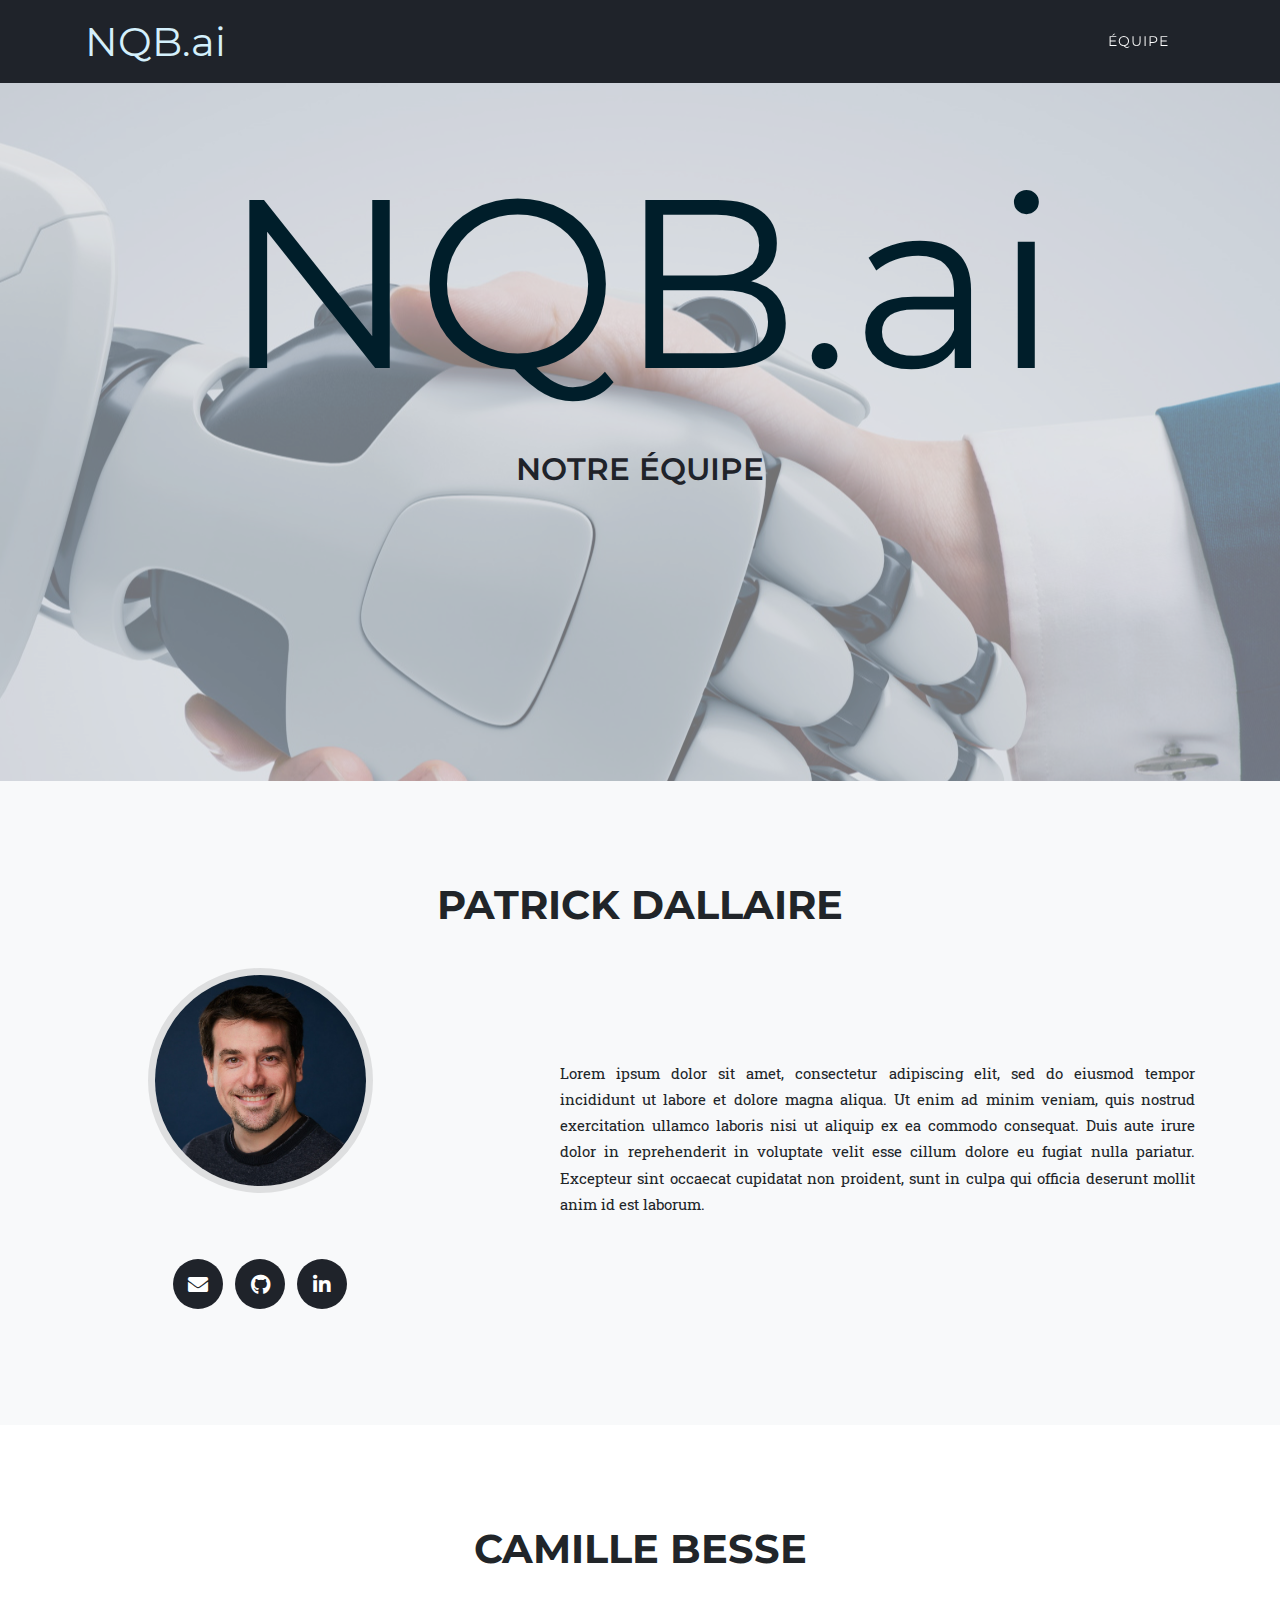
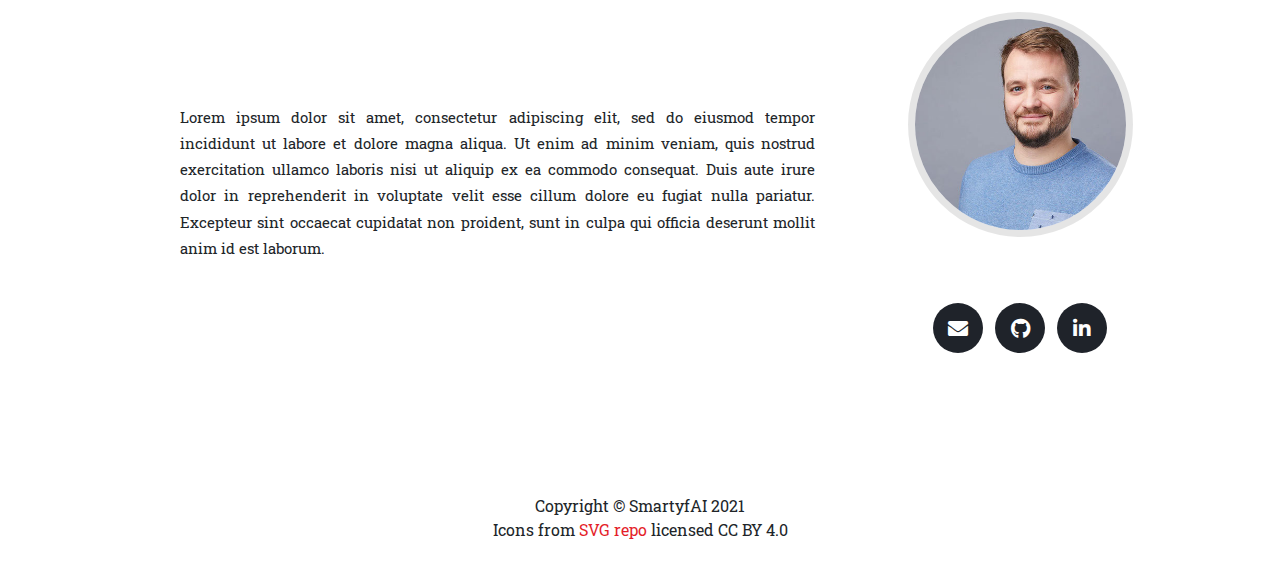
<file: team/index.html>
<!DOCTYPE html>
<html lang="en">
<head>
  <title>SmartyfAI</title>
  <link rel="shortcut icon" type="image/x-icon" href="favicon.ico" />
  <meta charset="utf-8" />
  <meta name="viewport" content="width=device-width, initial-scale=1, shrink-to-fit=no" />
  <meta
    name="description"
    content="La meilleure compagnie de consultation de Québec en intelligence artificielle. Apprentissage machine automatique, supervisé ou non-supervisé. SVM, réseaux de neurones convolutionnels (CNN) ou récurrents (RNN), méthodes bayesiennes, méthodes gaussiennes, méthodes d'ensemble, processus décisionnels, Analyse de données."
  />

  <meta property="og:title" content="SmartyfAI: L'équipe que vous voulez pour faire de l'IA chez vous" />
  <meta
    property="og:description"
    content="La meilleure compagnie de consultation de Québec en intelligence artificielle. Apprentissage machine automatique, supervisé ou non-supervisé. SVM, réseaux de neurones convolutionnels (CNN) ou récurrents (RNN), méthodes bayesiennes, méthodes gaussiennes, méthodes d'ensemble, processus décisionnels, Analyse de données."
  />
  <meta property="og:type" content="website" />
  <meta property="og:url" content="http://www.smartyfai.com/membres/" />
  <meta property="og:image" content="http://www.smartyfai.com/img/logo.svg" />

  <meta name="twitter:card" content="summary_large_image" />
  <meta name="twitter:image:src" content="http://www.smartyfai.com/img/home-slide1.jpg" />
  <meta name="twitter:title" content="SmartyfAI" />
  <meta name="twitter:description" content="SmartyfAI: L'équipe que vous voulez pour faire de l'IA chez vous" />

  <!-- Bootstrap core CSS -->
  <link href="../vendor/bootstrap/css/bootstrap.min.css" rel="stylesheet" />

  <!-- Custom fonts for this template -->
  <link href="../vendor/fontawesome-free/css/all.min.css" rel="stylesheet" type="text/css" />
  <link href="https://fonts.googleapis.com/css?family=Montserrat:400,700" rel="stylesheet" type="text/css" />
  <link href="https://fonts.googleapis.com/css?family=Kaushan+Script" rel="stylesheet" type="text/css" />
  <link
    href="https://fonts.googleapis.com/css?family=Droid+Serif:400,700,400italic,700italic"
    rel="stylesheet"
    type="text/css"
  />
  <link href="https://fonts.googleapis.com/css?family=Roboto+Slab:400,100,300,700" rel="stylesheet" type="text/css" />

  <!-- Custom styles for this template -->
  <link href="../css/smartyfai.min.css" rel="stylesheet" />
</head>

<body>
  
  <nav class="navbar navbar-expand-xl fixed-top" id="mainNav">
    <div class="container">
      <a class="navbar-brand js-scroll-trigger" href="../"><img src="../img/logo_wt.svg" class="navbar-logo"></a>
      <button class="navbar-toggler navbar-toggler-right btn-primary" type="button" data-toggle="collapse" data-target="#navbarResponsive" aria-controls="navbarResponsive" aria-expanded="false" aria-label="Toggle navigation"> Menu <i class="fas fa-bars"></i></button>
      <div class="collapse navbar-collapse" id="navbarResponsive">
        <ul class="navbar-nav text-uppercase ml-auto" id="navbarNav">
          <li class="nav-item dropdown members-list">

            <a class="nav-link dropdown-toggle" href="#" id="navbarDropdown" role="button" data-toggle="dropdown" aria-haspopup="true" aria-expanded="false">Équipe</a>
            
            <div class="dropdown-menu" aria-labelledby="navbarDropdown">
              <a class="nav-link js-scroll-trigger dropdown-item"
              href='#patrick-dallaire'>Patrick Dallaire</a>
            
              <a class="nav-link js-scroll-trigger dropdown-item"
              href='#camille-besse'>Camille Besse</a>
            </div>  
          </li>

        </ul>
      </div>
    </div>
  </nav>

    <!-- Header -->
    <header class="masthead">
      <div class="background"></div>
      <div class="veil"></div>
      <div class="container">
        <div class="page-intro-text">
          <div><img src="../img/logo.svg" style="max-width:100%;height:auto;" /></div>
          <div class="intro-lead-in text-uppercase">Notre Équipe</div>
        </div>
      </div>
    </header>

  <section class="page-section bg-light" id='patrick-dallaire'>
    <div class="container">

      <div class="row mb-4">
        <div class="col-lg-12 text-center">
          <h2 class="section-heading text-uppercase">Patrick Dallaire</h2>
        </div>
      </div>

      <div class="row align-items-center">
        <div class="col-lg-4 text-center">
          <div class="row align-items-center mb-3">
            <div class="col">
              <div class="team-member">
                <img class='mx-auto rounded-circle' src="../img/p_patrick_dallaire.jpg" alt="Patrick Dallaire">
              </div>
            </div>
          </div>

          <div class="row align-items-center">
            <div class="col mb-3">
              <ul class="list-inline social-buttons">
                <li class="list-inline-item">
                  <a href="mailto:bla"> <i class="fa fa-envelope social-button"></i></a>
                </li>
                <li class="list-inline-item">
                  <a href="https://github.com/bla" target="_blank"><i class="fab fa-github social-button"></i></a>
                </li>
                <li class="list-inline-item">
                  <a href="https://www.linkedin.com/in/bla" target="_blank"><i class="fab fa-linkedin-in social-button"></i></a>
                </li>
                
              </ul>
            </div>
          </div>
        </div>

        <div class="col-lg-1"></div>
        <div class="col-lg-7">
          <p class="text-justify">
            Lorem ipsum dolor sit amet, consectetur adipiscing elit, sed do eiusmod tempor incididunt ut labore et dolore magna aliqua. Ut enim ad minim veniam, quis nostrud exercitation ullamco laboris nisi ut aliquip ex ea commodo consequat. Duis aute irure dolor in reprehenderit in voluptate velit esse cillum dolore eu fugiat nulla pariatur. Excepteur sint occaecat cupidatat non proident, sunt in culpa qui officia deserunt mollit anim id est laborum.
          </p>
        </div>

      </div>
    </div>
  </section>

  
    

  <section class="page-section " id='camille-besse'>
    <div class="container">
      <div class="row mb-4">
        <div class="col-lg-12 text-center">
          <h2 class="section-heading text-uppercase">Camille Besse</h2>
        </div>
      </div>

      <div class="row align-items-center">

        <div class="col-lg-1"></div>
        <div class="col-lg-7">
          <p  class="text-justify">
            Lorem ipsum dolor sit amet, consectetur adipiscing elit, sed do eiusmod tempor incididunt ut labore et dolore magna aliqua. Ut enim ad minim veniam, quis nostrud exercitation ullamco laboris nisi ut aliquip ex ea commodo consequat. Duis aute irure dolor in reprehenderit in voluptate velit esse cillum dolore eu fugiat nulla pariatur. Excepteur sint occaecat cupidatat non proident, sunt in culpa qui officia deserunt mollit anim id est laborum.
          </p>
        </div>

        <div class="col-lg-4 text-center">
          <div class="row align-items-center mb-3">
            <div class="col">
              <div class="team-member">
                <img class='mx-auto rounded-circle' src="../img/p_camille_besse.jpg" alt="Camille Besse">
              </div>
            </div>
          </div>
          <div class="row align-items-center">
            <div class="col mb-3">
              <ul class="list-inline social-buttons">
                <li class="list-inline-item">
                  <a href="mailto:bla"><i class="fa fa-envelope social-button"></i></a>
                </li>
                <li class="list-inline-item">
                  <a href="https://github.com/bla" target="_blank"><i class="fab fa-github social-button"></i></a>
                </li>
                <li class="list-inline-item">
                  <a href="https://www.linkedin.com/in/bla" target="_blank"><i class="fab fa-linkedin-in social-button"></i></a>
                </li>
              </ul>
            </div>
          </div>
        </div>

      </div>
    </div>
  </section>

  <!-- Footer -->
  <footer class="footer">
    <div class="container">
      <div class="row">
        <div class="col-xl-12 text-center">
          Copyright &copy; SmartyfAI 2021 <br />
          Icons from <a href="http://www.svgrepo.com/">SVG repo</a> licensed CC BY 4.0
        </div>
      </div>
    </div>
  </footer>

  <!-- Bootstrap core JavaScript -->
  <script type="application/javascript" src="../vendor/jquery/jquery.min.js"></script>
  <script type="application/javascript" src="../vendor/bootstrap/js/bootstrap.bundle.min.js"></script>

  <!-- Plugin JavaScript -->
  <script type="application/javascript" src="../vendor/jquery-easing/jquery.easing.min.js"></script>

  <!-- Custom scripts for this template -->
  <script type="application/javascript" src="../js/smartyfai.min.js" charset="UTF-8"></script>
</body>
</html>
</file>
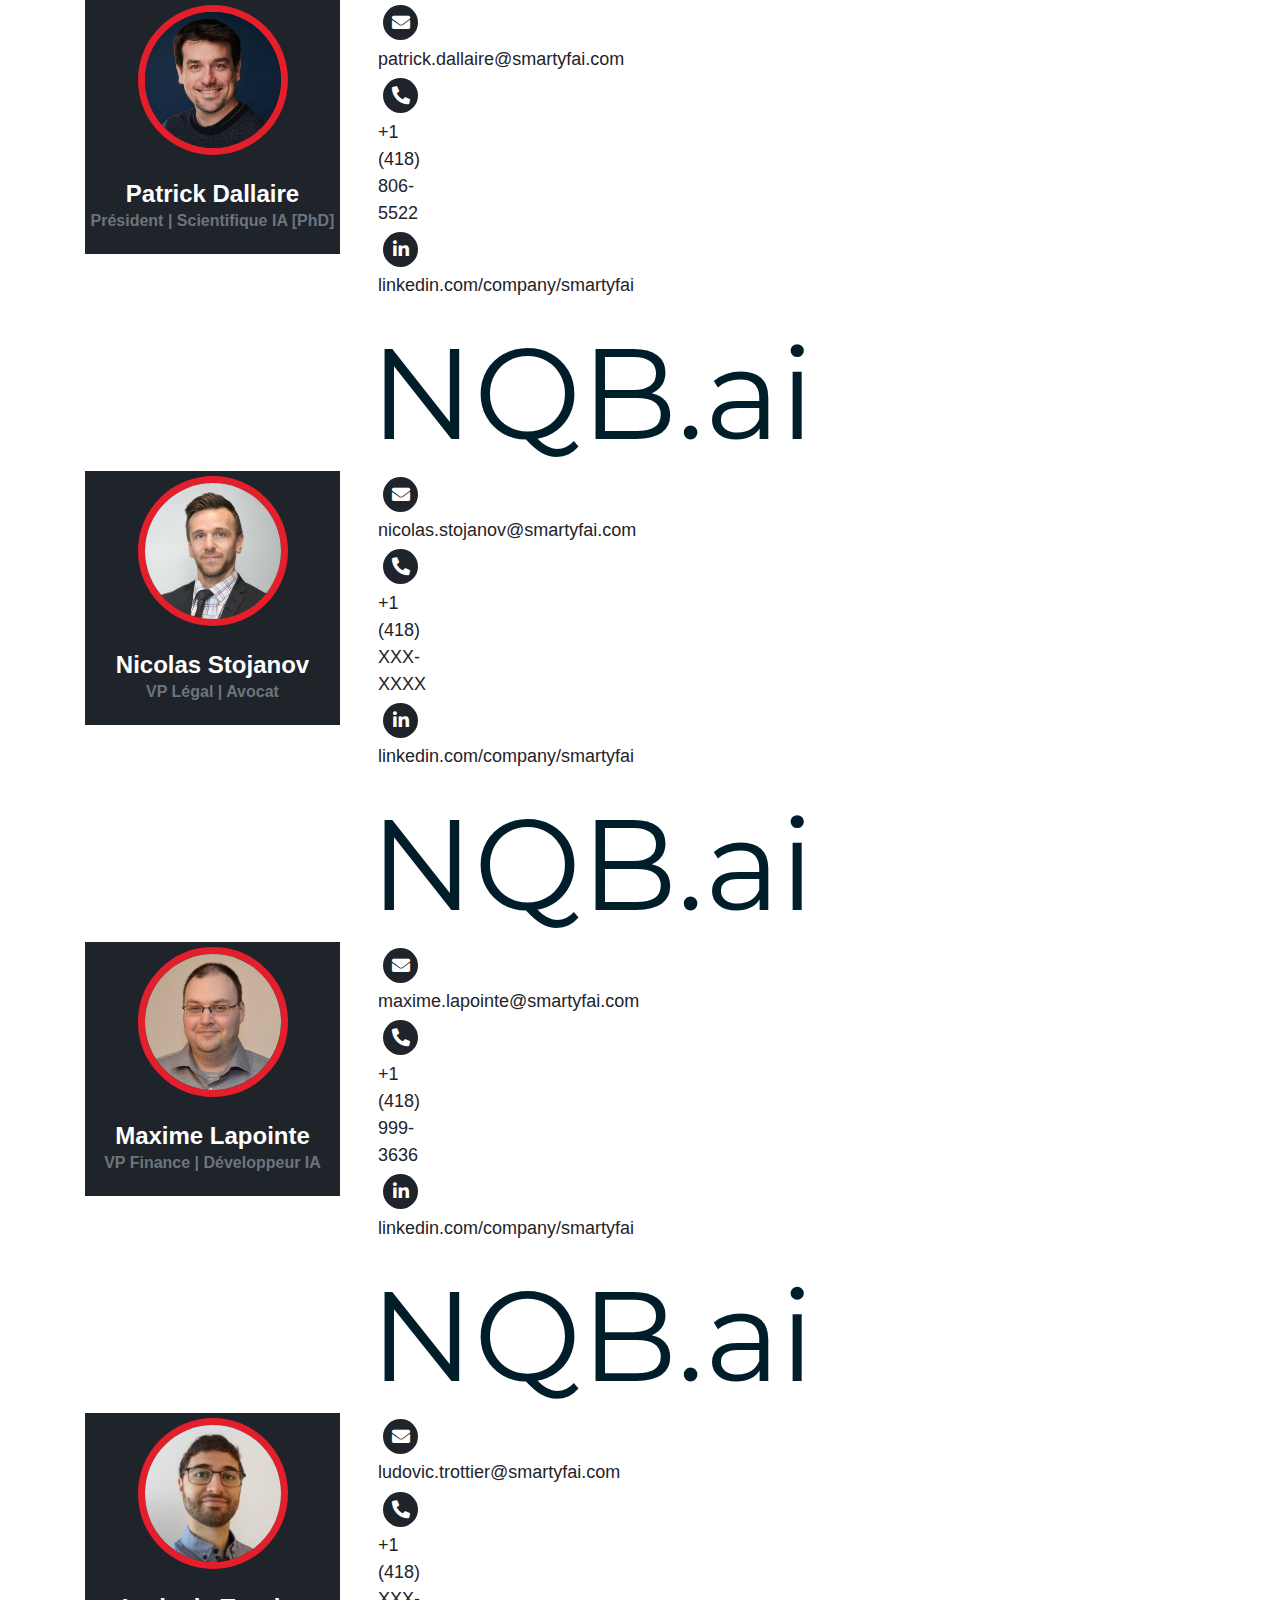
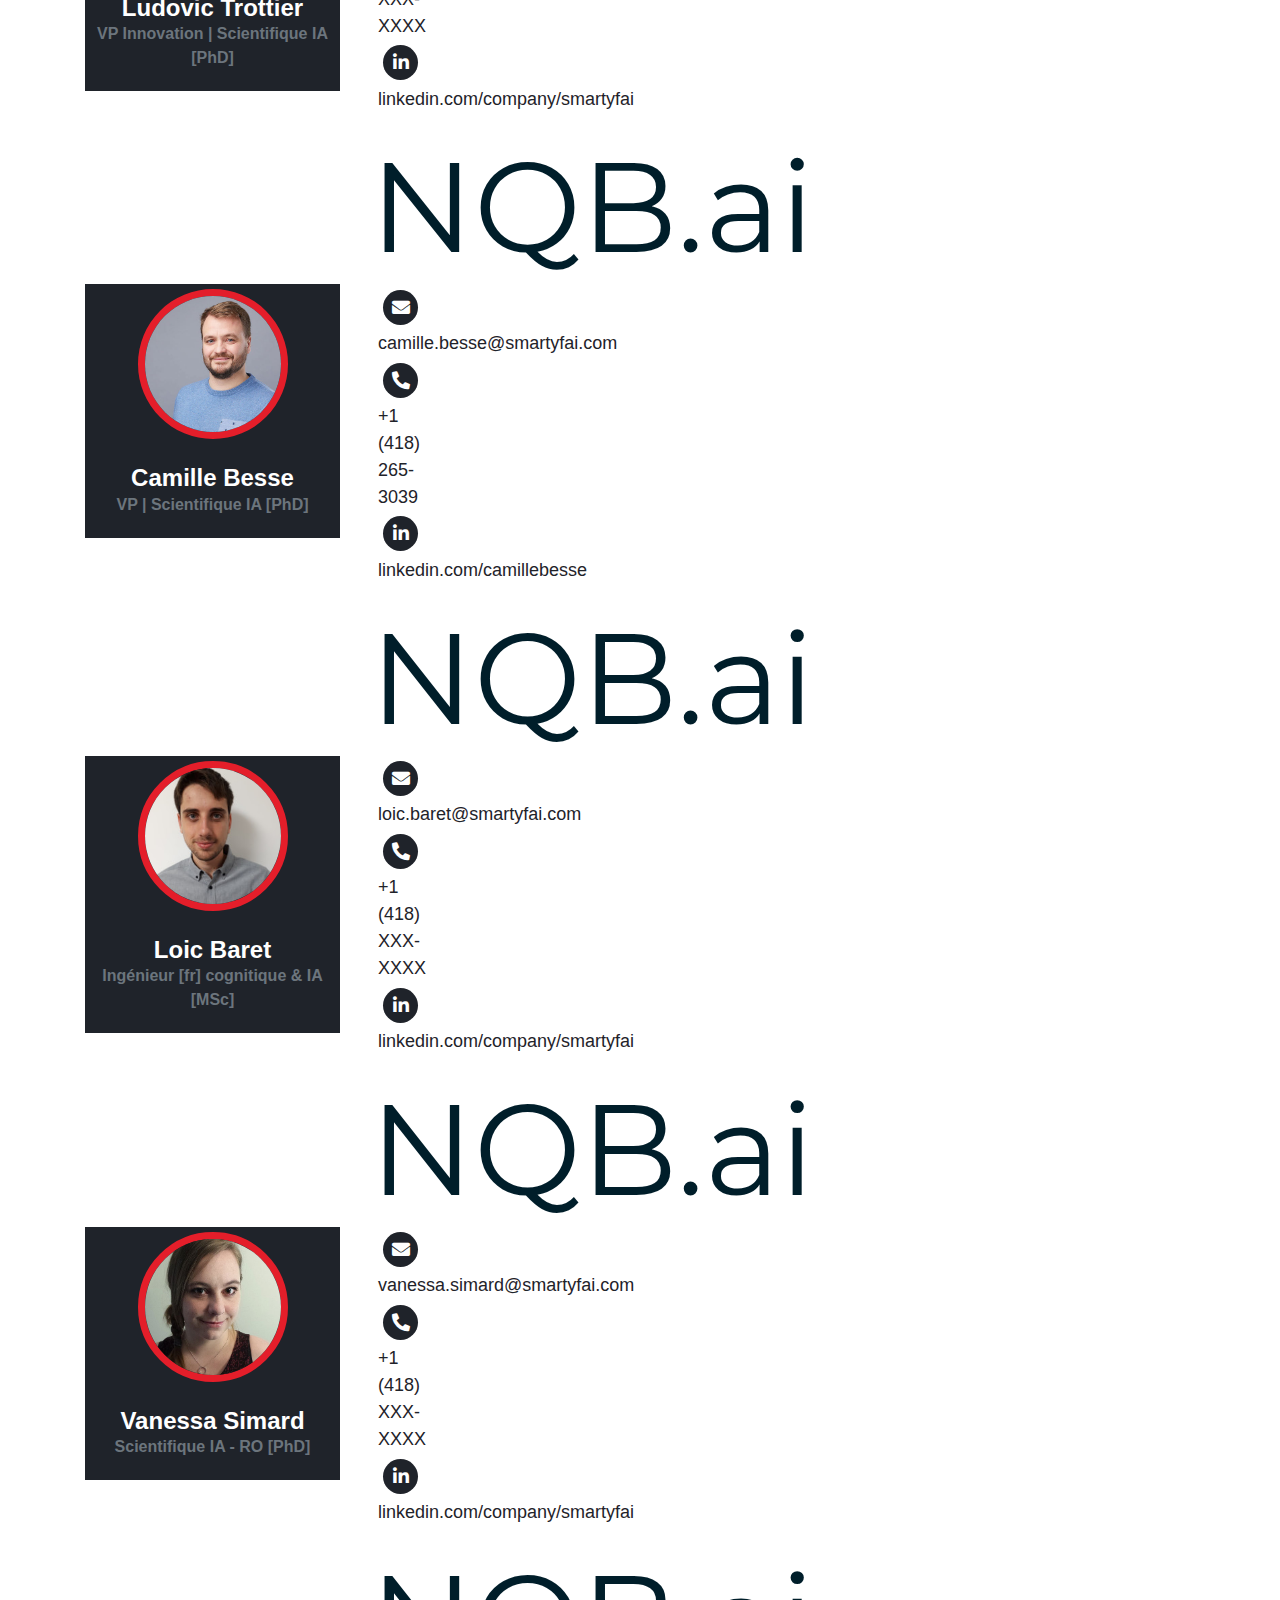
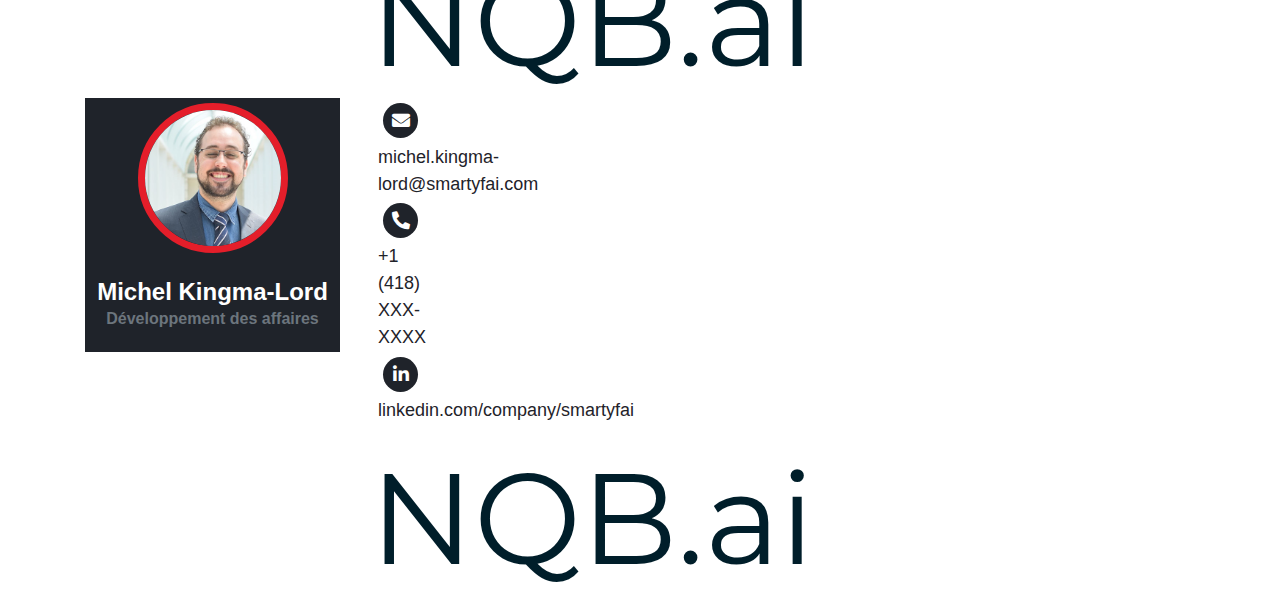
<file: sign/all.html>
<!DOCTYPE html>

<html lang="fr">
  <head>
    <meta charset="utf-8" />

    <title>Camille Besse Signature</title>
    <meta name="description" content="Camille Besse SmartyfAI Signature" />
    <meta name="author" content="Camille Besse" />

    <!-- Bootstrap core CSS -->
    <link
      href="../vendor/bootstrap/css/bootstrap.min.css"
      rel="stylesheet"
    />

    <!-- Custom fonts for this template -->
    <link
      href="../vendor/fontawesome-free/css/all.min.css"
      rel="stylesheet"
      type="text/css"
    />

    <style>
      .team-member {
        color: #fff;
        font-weight: 600;
        padding: 5px;
        margin-bottom: 50px;
        text-align: center;
        background-color: #1f232a;
      }
      .team-member img {
        width: 150px;
        border: 7px solid #e41e2a;
      }
      .team-member h4 {
        margin-top: 25px;
        margin-bottom: 0;
        font-size: x-large;
        text-transform: none;
        font-weight: 700;
      }
      .team-member p {
        margin-top: 0;
      }

      ul.social-buttons a {
        color: #1f232a;
        font-size: 18px;
        font-weight: 400;
        text-align: left !important;
        text-decoration: none;
        width: 100%;
        display: block ruby;
      }

      ul.social-buttons li i {
        color: #fff;
        font-size: 18px;
        line-height: 34px;
        display: block;
        width: 35px;
        height: 35px;
        transition: all 0.3s;
        border-radius: 100%;
        background-color: #1f232a;
        text-align: center !important;
        margin: 0.3em;
      }
      ul.social-buttons li i:active,
      ul.social-buttons li i:focus,
      ul.social-buttons li i:hover {
        background-color: #e41e2a;
      }
    </style>
  </head>

  <body>
    <div class="container">

    
      <div class="row">
        <div class="col-sm-3">
          <div class="team-member">
            <img class="mx-auto rounded-circle" src="../img/p_patrick_dallaire.jpg" alt=""/>
            <h4>Patrick Dallaire</h4>
            <p class="text-muted">Président | Scientifique IA [PhD]</p>
          </div>
        </div>
        <div class="col-sm-5">
          <ul class="fa-ul social-buttons">
            <li class="fa-li"><a href="mailto:patrick.dallaire@smartyfai.com"><i class="fa fa-envelope"></i>patrick.dallaire@smartyfai.com</a></li>
            <li class="fa-li"><a href="tel:+14188065522"><i class="fas fa-phone-alt"></i>+1 (418) 806-5522</a></li>
            <li class="fa-li"><a href="https://www.linkedin.com/company/smartyfai"><i class="fab fa-linkedin-in"></i>linkedin.com/company/smartyfai</a></li>
          </ul>
          <a href="https://www.smartyfai.com"><img width="100%" src="../img/logo.svg" alt=""/></a>
        </div>
      </div>


      <div class="row">
        <div class="col-sm-3">
          <div class="team-member">
            <img
              class="mx-auto rounded-circle"
              src="../img/p_nicolas_stojanov.jpg"
              alt=""
            />
            <h4>Nicolas Stojanov</h4>
            <p class="text-muted">VP Légal | Avocat</p>
          </div>
        </div>
        <div class="col-sm-5">
          <ul class="fa-ul social-buttons">
            <li class="fa-li"><a href="mailto:nicolas.stojanov@smartyfai.com"><i class="fa fa-envelope"></i>nicolas.stojanov@smartyfai.com</a></li>
            <li class="fa-li"><a href="tel:+1418XXXXXXX"><i class="fas fa-phone-alt"></i>+1 (418) XXX-XXXX</a></li>
            <li class="fa-li"><a href="https://www.linkedin.com/company/smartyfai"><i class="fab fa-linkedin-in"></i>linkedin.com/company/smartyfai</a></li>
          </ul>
          <a href="https://www.smartyfai.com"><img width="100%" src="../img/logo.svg" alt=""/></a>
        </div>
      </div>

      <div class="row">
        <div class="col-sm-3">
          <div class="team-member">
            <img
              class="mx-auto rounded-circle"
              src="../img/p_maxime_lapointe.jpg"
              alt=""
            />
            <h4>Maxime Lapointe</h4>
            <p class="text-muted">VP Finance | Développeur IA</p>
          </div>
        </div>
        <div class="col-sm-5">
          <ul class="fa-ul social-buttons">
            <li class="fa-li"><a href="mailto:maxime.lapointe@smartyfai.com"><i class="fa fa-envelope"></i>maxime.lapointe@smartyfai.com</a></li>
            <li class="fa-li"><a href="tel:+14189993636"><i class="fas fa-phone-alt"></i>+1 (418) 999-3636</a></li>
            <li class="fa-li"><a href="https://www.linkedin.com/company/smartyfai"><i class="fab fa-linkedin-in"></i>linkedin.com/company/smartyfai</a></li>
          </ul>
          <a href="https://www.smartyfai.com"><img width="100%" src="../img/logo.svg" alt=""/></a>
        </div>
      </div>

      <div class="row">
        <div class="col-sm-3">
          <div class="team-member">
            <img
              class="mx-auto rounded-circle"
              src="../img/p_ludovic_trottier.jpg"
              alt=""
            />
            <h4>Ludovic Trottier</h4>
            <p class="text-muted">VP Innovation | Scientifique IA [PhD]</p>
          </div>
        </div>
        <div class="col-sm-5">
          <ul class="fa-ul social-buttons">
            <li class="fa-li"><a href="mailto:ludovic.trottier@smartyfai.com"><i class="fa fa-envelope"></i>ludovic.trottier@smartyfai.com</a></li>
            <li class="fa-li"><a href="tel:+1418XXXXXXX"><i class="fas fa-phone-alt"></i>+1 (418) XXX-XXXX</a></li>
            <li class="fa-li"><a href="https://www.linkedin.com/company/smartyfai"><i class="fab fa-linkedin-in"></i>linkedin.com/company/smartyfai</a></li>
          </ul>
          <a href="https://www.smartyfai.com"><img width="100%" src="../img/logo.svg" alt=""/></a>
        </div>
      </div>

      <div class="row">
        <div class="col-sm-3">
          <div class="team-member">
            <img
              class="mx-auto rounded-circle"
              src="../img/p_camille_besse.jpg"
              alt=""
            />
            <h4>Camille Besse</h4>
            <p class="text-muted">VP | Scientifique IA [PhD]</p>
            <ul class="list-inline social-buttons">
              
            </ul>
          </div>
        </div>
        <div class="col-sm-5">
          <ul class="fa-ul social-buttons">
            <li class="fa-li"><a href="mailto:camille.besse@smartyfai.com"><i class="fa fa-envelope"></i>camille.besse@smartyfai.com</a></li>
            <li class="fa-li"><a href="tel:+14182653039"><i class="fas fa-phone-alt"></i>+1 (418) 265-3039</a></li>
            <li class="fa-li"><a href="https://www.linkedin.com/in/camillebesse"><i class="fab fa-linkedin-in"></i>linkedin.com/camillebesse</a></li>
            <!-- <li class="fa-li"><a href="https://www.linkedin.com/company/smartyfai"><i class="fab fa-linkedin-in"></i>linkedin.com/company/smartyfai</a></li> -->
          </ul>
          <a href="https://www.smartyfai.com"><img width="100%" src="../img/logo.svg" alt=""/></a>
        </div>
      </div>

      <div class="row">
        <div class="col-sm-3">
          <div class="team-member">
            <img
              class="mx-auto rounded-circle"
              src="../img/p_loic_baret.jpg"
              alt=""
            />
            <h4>Loic Baret</h4>
            <p class="text-muted">Ingénieur [fr] cognitique & IA [MSc]</p>
          </div>
        </div>
        <div class="col-sm-5">
          <ul class="fa-ul social-buttons">
            <li class="fa-li"><a href="mailto:loic.baret@smartyfai.com"><i class="fa fa-envelope"></i>loic.baret@smartyfai.com</a></li>
            <li class="fa-li"><a href="tel:+1418XXXXXXX"><i class="fas fa-phone-alt"></i>+1 (418) XXX-XXXX</a></li>
            <li class="fa-li"><a href="https://www.linkedin.com/company/smartyfai"><i class="fab fa-linkedin-in"></i>linkedin.com/company/smartyfai</a></li>
          </ul>
          <a href="https://www.smartyfai.com"><img width="100%" src="../img/logo.svg" alt=""/></a>
        </div>
      </div>


      <div class="row">
        <div class="col-sm-3">
          <div class="team-member">
            <img
              class="mx-auto rounded-circle"
              src="../img/p_vanessa_simard.jpg"
              alt=""
            />
            <h4>Vanessa Simard</h4>
            <p class="text-muted">Scientifique IA - RO [PhD]</p>
          </div>
        </div>
        <div class="col-sm-5">
          <ul class="fa-ul social-buttons">
            <li class="fa-li"><a href="mailto:vanessa.simard@smartyfai.com"><i class="fa fa-envelope"></i>vanessa.simard@smartyfai.com</a></li>
            <li class="fa-li"><a href="tel:+1418XXXXXXX"><i class="fas fa-phone-alt"></i>+1 (418) XXX-XXXX</a></li>
            <li class="fa-li"><a href="https://www.linkedin.com/company/smartyfai"><i class="fab fa-linkedin-in"></i>linkedin.com/company/smartyfai</a></li>
          </ul>
          <a href="https://www.smartyfai.com"><img width="100%" src="../img/logo.svg" alt=""/></a>
        </div>
      </div>

      <div class="row">
        <div class="col-sm-3">
          <div class="team-member">
            <img
              class="mx-auto rounded-circle"
              src="../img/p_michel_kingma-lord.jpg"
              alt=""
            />
            <h4>Michel Kingma-Lord</h4>
            <p class="text-muted">Développement des affaires</p>
          </div>
        </div>
        <div class="col-sm-5">
          <ul class="fa-ul social-buttons">
            <li class="fa-li"><a href="mailto:michel.kingma-lord@smartyfai.com"><i class="fa fa-envelope"></i>michel.kingma-lord@smartyfai.com</a></li>
            <li class="fa-li"><a href="tel:+1418XXXXXXX"><i class="fas fa-phone-alt"></i>+1 (418) XXX-XXXX</a></li>
            <li class="fa-li"><a href="https://www.linkedin.com/company/smartyfai"><i class="fab fa-linkedin-in"></i>linkedin.com/company/smartyfai</a></li>
          </ul>
          <a href="https://www.smartyfai.com"><img width="100%" src="../img/logo.svg" alt=""/></a>
        </div>
      </div>



    </div>
  </body>
</html>
</file>
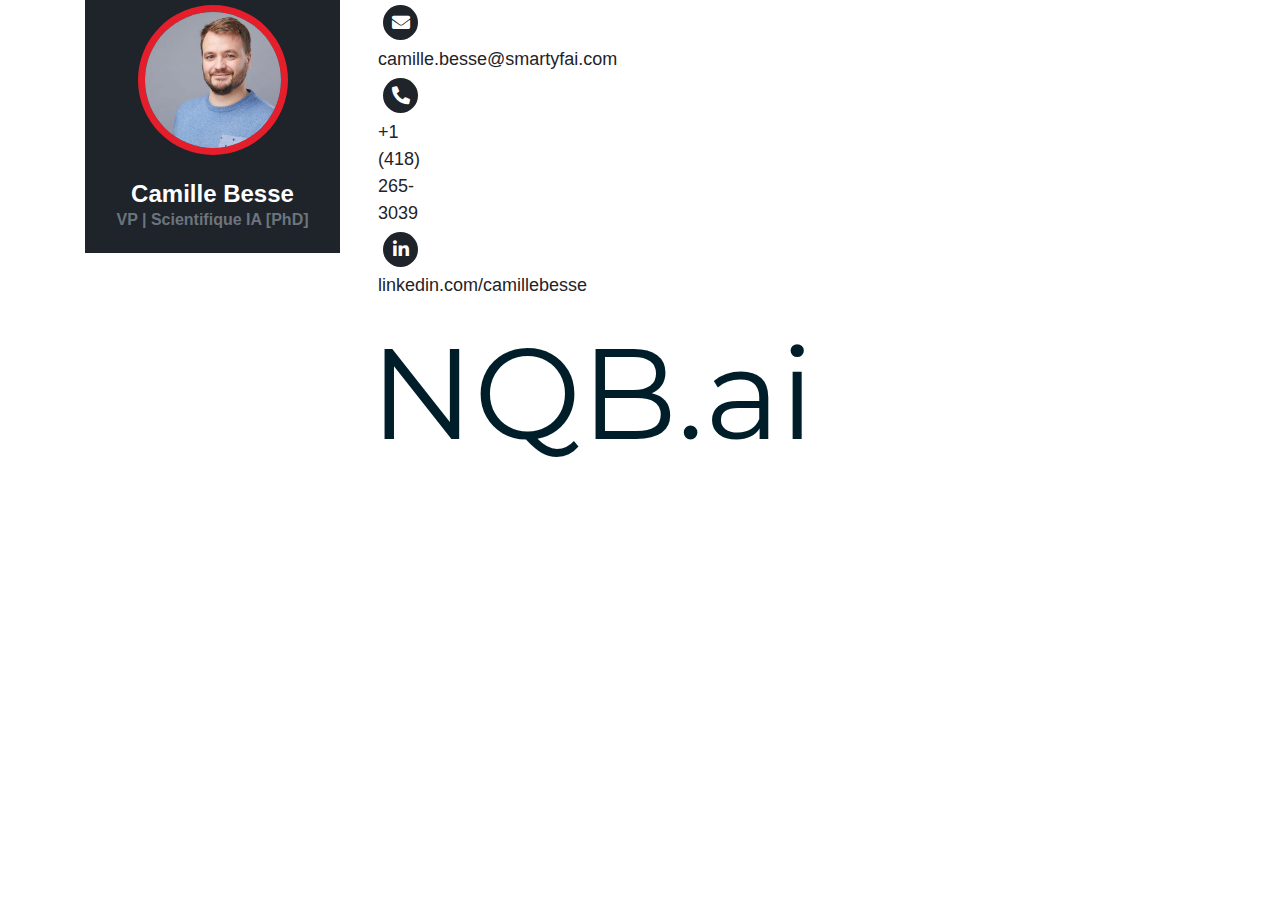
<file: sign/cbesse.html>
<!DOCTYPE html>

<html lang="fr">
  <head>
    <meta charset="utf-8" />

    <title>Camille Besse Signature</title>
    <meta name="description" content="Camille Besse SmartyfAI Signature" />
    <meta name="author" content="Camille Besse" />

    <!-- Bootstrap core CSS -->
    <link
      href="../vendor/bootstrap/css/bootstrap.min.css"
      rel="stylesheet"
    />

    <!-- Custom fonts for this template -->
    <link
      href="../vendor/fontawesome-free/css/all.min.css"
      rel="stylesheet"
      type="text/css"
    />

    <style>
      .team-member {
        color: #fff;
        font-weight: 600;
        padding: 5px;
        margin-bottom: 50px;
        text-align: center;
        background-color: #1f232a;
      }
      .team-member img {
        width: 150px;
        border: 7px solid #e41e2a;
      }
      .team-member h4 {
        margin-top: 25px;
        margin-bottom: 0;
        font-size: x-large;
        text-transform: none;
        font-weight: 700;
      }
      .team-member p {
        margin-top: 0;
      }

      ul.social-buttons a {
        color: #1f232a;
        font-size: 18px;
        font-weight: 400;
        text-align: left !important;
        text-decoration: none;
        width: 100%;
        display: block ruby;
      }

      ul.social-buttons li i {
        color: #fff;
        font-size: 18px;
        line-height: 34px;
        display: block;
        width: 35px;
        height: 35px;
        transition: all 0.3s;
        border-radius: 100%;
        background-color: #1f232a;
        text-align: center !important;
        margin: 0.3em;
      }
      ul.social-buttons li i:active,
      ul.social-buttons li i:focus,
      ul.social-buttons li i:hover {
        background-color: #e41e2a;
      }
    </style>
  </head>

  <body>
    <div class="container">


      <div class="row">
        <div class="col-sm-3">
          <div class="team-member">
            <img
              class="mx-auto rounded-circle"
              src="../img/p_camille_besse.jpg"
              alt=""
            />
            <h4>Camille Besse</h4>
            <p class="text-muted">VP | Scientifique IA [PhD]</p>
            <ul class="list-inline social-buttons">
              
            </ul>
          </div>
        </div>
        <div class="col-sm-5">
          <ul class="fa-ul social-buttons">
            <li class="fa-li"><a href="mailto:camille.besse@smartyfai.com"><i class="fa fa-envelope"></i>camille.besse@smartyfai.com</a></li>
            <li class="fa-li"><a href="tel:+14182653039"><i class="fas fa-phone-alt"></i>+1 (418) 265-3039</a></li>
            <li class="fa-li"><a href="https://www.linkedin.com/in/camillebesse"><i class="fab fa-linkedin-in"></i>linkedin.com/camillebesse</a></li>
            <!-- <li class="fa-li"><a href="https://www.linkedin.com/company/smartyfai"><i class="fab fa-linkedin-in"></i>linkedin.com/company/smartyfai</a></li> -->
          </ul>
          <a href="https://www.smartyfai.com"><img width="100%" src="../img/logo.svg" alt=""/></a>
        </div>
      </div>



    </div>
  </body>
</html>
</file>
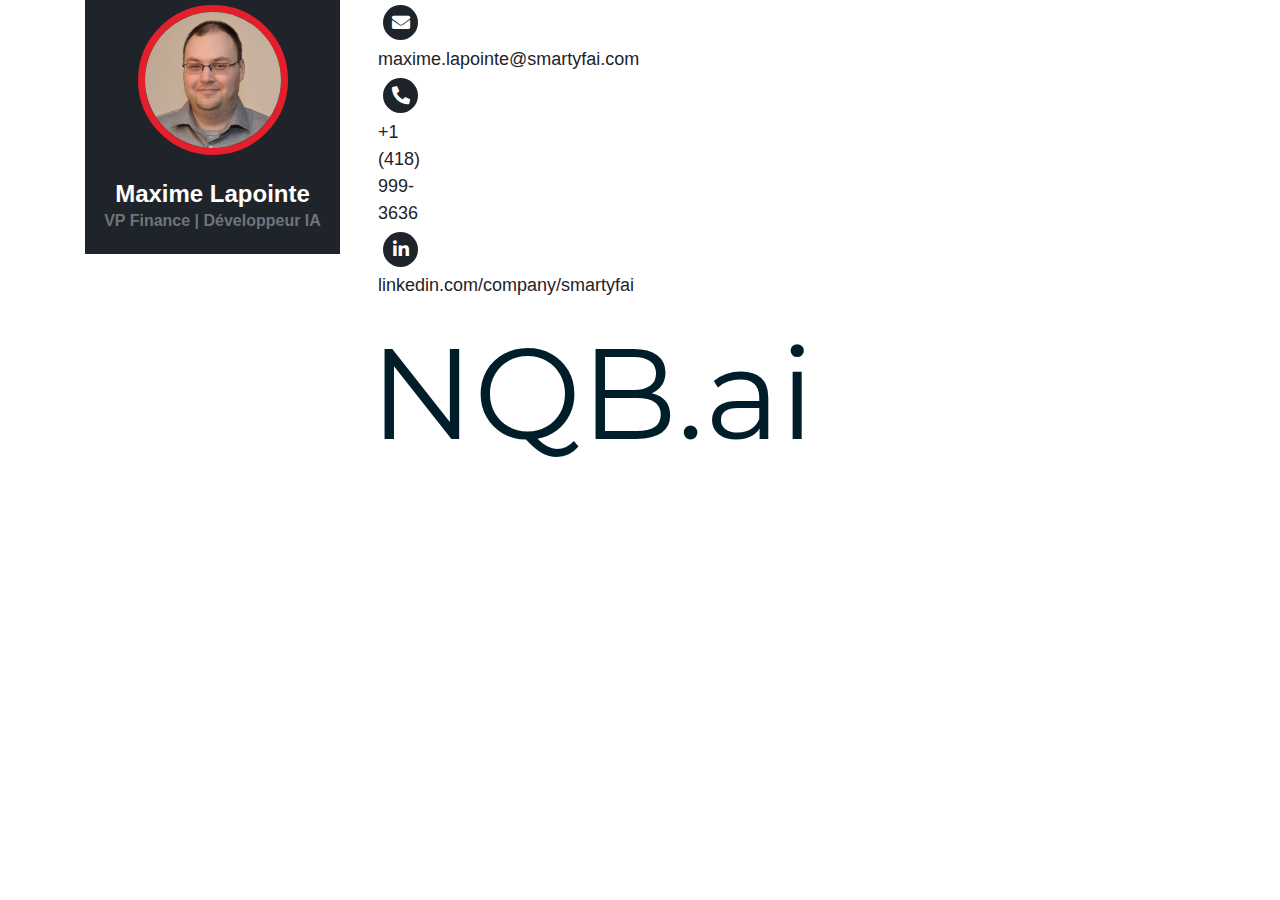
<file: sign/mlapointe.html>
<!DOCTYPE html>

<html lang="fr">
  <head>
    <meta charset="utf-8" />

    <title>Maxime Lapointe Signature</title>
    <meta name="description" content="Maxime Lapointe SmartyfAI Signature" />
    <meta name="author" content="Camille Besse" />

    <!-- Bootstrap core CSS -->
    <link
      href="../vendor/bootstrap/css/bootstrap.min.css"
      rel="stylesheet"
    />

    <!-- Custom fonts for this template -->
    <link
      href="../vendor/fontawesome-free/css/all.min.css"
      rel="stylesheet"
      type="text/css"
    />

    <style>
      .team-member {
        color: #fff;
        font-weight: 600;
        padding: 5px;
        margin-bottom: 50px;
        text-align: center;
        background-color: #1f232a;
      }
      .team-member img {
        width: 150px;
        border: 7px solid #e41e2a;
      }
      .team-member h4 {
        margin-top: 25px;
        margin-bottom: 0;
        font-size: x-large;
        text-transform: none;
        font-weight: 700;
      }
      .team-member p {
        margin-top: 0;
      }

      ul.social-buttons a {
        color: #1f232a;
        font-size: 18px;
        font-weight: 400;
        text-align: left !important;
        text-decoration: none;
        width: 100%;
        display: block ruby;
      }

      ul.social-buttons li i {
        color: #fff;
        font-size: 18px;
        line-height: 34px;
        display: block;
        width: 35px;
        height: 35px;
        transition: all 0.3s;
        border-radius: 100%;
        background-color: #1f232a;
        text-align: center !important;
        margin: 0.3em;
      }
      ul.social-buttons li i:active,
      ul.social-buttons li i:focus,
      ul.social-buttons li i:hover {
        background-color: #e41e2a;
      }
    </style>
  </head>

  <body>
    <div class="container">


      <div class="row">
        <div class="col-sm-3">
          <div class="team-member">
            <img
              class="mx-auto rounded-circle"
              src="../img/p_maxime_lapointe.jpg"
              alt=""
            />
            <h4>Maxime Lapointe</h4>
            <p class="text-muted">VP Finance | Développeur IA</p>
          </div>
        </div>
        <div class="col-sm-5">
          <ul class="fa-ul social-buttons">
            <li class="fa-li"><a href="mailto:maxime.lapointe@smartyfai.com"><i class="fa fa-envelope"></i>maxime.lapointe@smartyfai.com</a></li>
            <li class="fa-li"><a href="tel:+14189993636"><i class="fas fa-phone-alt"></i>+1 (418) 999-3636</a></li>
            <li class="fa-li"><a href="https://www.linkedin.com/company/smartyfai"><i class="fab fa-linkedin-in"></i>linkedin.com/company/smartyfai</a></li>
          </ul>
          <a href="https://www.smartyfai.com"><img width="100%" src="../img/logo.svg" alt=""/></a>
        </div>
      </div>


    </div>
  </body>
</html>
</file>
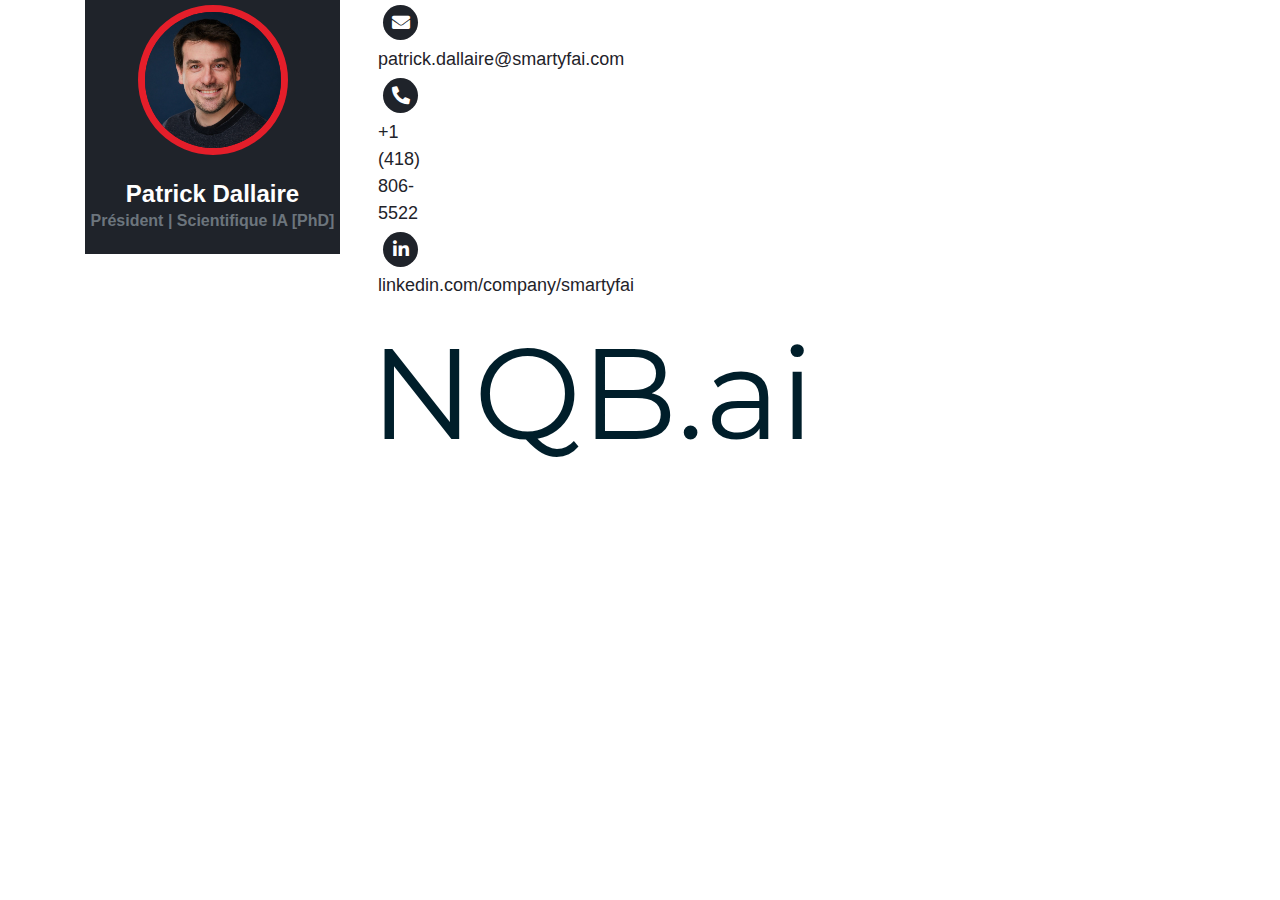
<file: sign/pdallaire.html>
<!DOCTYPE html>

<html lang="fr">
  <head>
    <meta charset="utf-8" />

    <title>Patrick Dallaire Signature</title>
    <meta name="description" content="Patrick Dallaire SmartyfAI Signature" />
    <meta name="author" content="Camille Besse" />

    <!-- Bootstrap core CSS -->
    <link
      href="../vendor/bootstrap/css/bootstrap.min.css"
      rel="stylesheet"
    />

    <!-- Custom fonts for this template -->
    <link
      href="../vendor/fontawesome-free/css/all.min.css"
      rel="stylesheet"
      type="text/css"
    />

    <style>
      .team-member {
        color: #fff;
        font-weight: 600;
        padding: 5px;
        margin-bottom: 50px;
        text-align: center;
        background-color: #1f232a;
      }
      .team-member img {
        width: 150px;
        border: 7px solid #e41e2a;
      }
      .team-member h4 {
        margin-top: 25px;
        margin-bottom: 0;
        font-size: x-large;
        text-transform: none;
        font-weight: 700;
      }
      .team-member p {
        margin-top: 0;
      }

      ul.social-buttons a {
        color: #1f232a;
        font-size: 18px;
        font-weight: 400;
        text-align: left !important;
        text-decoration: none;
        width: 100%;
        display: block ruby;
      }

      ul.social-buttons li i {
        color: #fff;
        font-size: 18px;
        line-height: 34px;
        display: block;
        width: 35px;
        height: 35px;
        transition: all 0.3s;
        border-radius: 100%;
        background-color: #1f232a;
        text-align: center !important;
        margin: 0.3em;
      }
      ul.social-buttons li i:active,
      ul.social-buttons li i:focus,
      ul.social-buttons li i:hover {
        background-color: #e41e2a;
      }
    </style>
  </head>

  <body>
    <div class="container">


      <div class="row">
        <div class="col-sm-3">
          <div class="team-member">
            <img class="mx-auto rounded-circle" src="../img/p_patrick_dallaire.jpg" alt=""/>
            <h4>Patrick Dallaire</h4>
            <p class="text-muted">Président | Scientifique IA [PhD]</p>
          </div>
        </div>
        <div class="col-sm-5">
          <ul class="fa-ul social-buttons">
            <li class="fa-li"><a href="mailto:patrick.dallaire@smartyfai.com"><i class="fa fa-envelope"></i>patrick.dallaire@smartyfai.com</a></li>
            <li class="fa-li"><a href="tel:+14188065522"><i class="fas fa-phone-alt"></i>+1 (418) 806-5522</a></li>
            <li class="fa-li"><a href="https://www.linkedin.com/company/smartyfai"><i class="fab fa-linkedin-in"></i>linkedin.com/company/smartyfai</a></li>
          </ul>
          <a href="https://www.smartyfai.com"><img width="100%" src="../img/logo.svg" alt=""/></a>
        </div>
      </div>


    </div>
  </body>
</html>
</file>
<file: css/smartyfai.min.css>
/*!
 * SmartyfAI 
 * Copyright 2019-2019 SmartyfAI
 */
body {
  overflow-x: hidden;
  font-family: "Roboto Slab", -apple-system, BlinkMacSystemFont, "Segoe UI", Roboto, "Helvetica Neue", Arial, sans-serif,
    "Apple Color Emoji", "Segoe UI Emoji", "Segoe UI Symbol", "Noto Color Emoji";
}
p {
  line-height: 1.75;
  font-size: 15px;
}
a {
  color: #e41e2a;
}
a:hover {
  color: #c81e2a;
}
.text-primary {
  color: #e41e2a !important;
}

.text-secondary {
  color: #1f232a !important;
}

h1,
h2,
h3,
h4,
h5,
h6 {
  font-weight: 700;
  font-family: Montserrat, -apple-system, BlinkMacSystemFont, "Segoe UI", Roboto, "Helvetica Neue", Arial, sans-serif,
    "Apple Color Emoji", "Segoe UI Emoji", "Segoe UI Symbol", "Noto Color Emoji";
}
.page-section {
  padding: 100px 0;
}
.page-section h2.section-heading {
  font-size: 40px;
  margin-top: 0;
  margin-bottom: 15px;
}
.page-section h3.section-subheading {
  font-size: 16px;
  font-weight: 400;
  margin-bottom: 75px;
  text-transform: none;
  font-family: "Droid Serif", -apple-system, BlinkMacSystemFont, "Segoe UI", Roboto, "Helvetica Neue", Arial, sans-serif,
    "Apple Color Emoji", "Segoe UI Emoji", "Segoe UI Symbol", "Noto Color Emoji";
}
@media (min-width: 768px) {
  section {
    padding: 150px 0;
  }
}

.sep {
  background-color: #e41e2a;
  height: 5px;
  padding: 0;
}

::-moz-selection {
  background: #e41e2a;
  text-shadow: none;
}
::selection {
  background: #e41e2a;
  text-shadow: none;
}
img::-moz-selection {
  background: 0 0;
}
img::selection {
  background: 0 0;
}
img::-moz-selection {
  background: 0 0;
}

img.stack{
  width: 60px;
  line-height: 1.7em;
}

.btn {
  font-family: Montserrat, -apple-system, BlinkMacSystemFont, "Segoe UI", Roboto, "Helvetica Neue", Arial, sans-serif,
    "Apple Color Emoji", "Segoe UI Emoji", "Segoe UI Symbol", "Noto Color Emoji";
  font-weight: 700;
}
.btn-xl {
  font-size: 18px;
  padding: 20px 40px;
}
.btn-primary {
  background-color: #e41e2a;
  border-color: #e41e2a;
}

.btn-primary:active,
.btn-primary:focus,
.btn-primary:hover {
  background-color: #c81e2a !important;
  border-color: #c81e2a !important;
  color: #fff;
}
.btn-primary:active,
.btn-primary:focus {
  box-shadow: 0 0 0 0.2rem rgba(254, 55, 55, 0.5) !important;
}

.btn-secondary{
  background-color: #1f232a;
  border-color: #1f232a;
}

.btn-secondary:active,
.btn-secondary:focus,
.btn-secondary:hover {
  background-color: #001e2a !important;
  border-color: #001e2a !important;
  color: #fff;
}
.btn-secondary:active,
.btn-secondary:focus {
  box-shadow: 0 0 0 0.2rem rgba(254, 55, 55, 0.5) !important;
}


#mainNav {
  background-color: #1f232a;
}

#mainNav .navbar-logo {
  height: 1.75em;
}
#mainNav .navbar-toggler {
  font-size: 12px;
  right: 0;
  padding: 13px;
  text-transform: uppercase;
  color: #fff;
  border: 0;
  background-color: #e41e2a;
  font-family: Montserrat, -apple-system, BlinkMacSystemFont, "Segoe UI", Roboto, "Helvetica Neue", Arial, sans-serif,
    "Apple Color Emoji", "Segoe UI Emoji", "Segoe UI Symbol", "Noto Color Emoji";
}
#mainNav .navbar-brand {
  color: #e41e2a;
  font-family: "Kaushan Script", -apple-system, BlinkMacSystemFont, "Segoe UI", Roboto, "Helvetica Neue", Arial,
    sans-serif, "Apple Color Emoji", "Segoe UI Emoji", "Segoe UI Symbol", "Noto Color Emoji";
}
#mainNav .navbar-brand.active,
#mainNav .navbar-brand:active,
#mainNav .navbar-brand:focus,
#mainNav .navbar-brand:hover {
  color: #c81e2a;
}
#mainNav .navbar-nav .nav-item .nav-link {
  font-size: 90%;
  font-weight: 400;
  padding: 0.75em 0;
  letter-spacing: 1px;
  color: #fff;
  font-family: Montserrat, -apple-system, BlinkMacSystemFont, "Segoe UI", Roboto, "Helvetica Neue", Arial, sans-serif,
    "Apple Color Emoji", "Segoe UI Emoji", "Segoe UI Symbol", "Noto Color Emoji";
}
#mainNav .navbar-nav .nav-item .nav-link.active,
#mainNav .navbar-nav .nav-item .nav-link:hover {
  color: #e41e2a;
}
@media (min-width: 992px) {
  #mainNav {
    padding-top: 12px;
    padding-bottom: 12px;
    transition: padding-top 0.3s, padding-bottom 0.3s;
    border: none;
    /* background-color: transparent; */
    background-color: #1f232a;
  }
  #mainNav .navbar-brand {
    font-size: 1.75em;
    transition: all 0.3s;
  }
  #mainNav .navbar-nav .nav-item .nav-link {
    padding: 1.1em 1em !important;
  }
  #mainNav.navbar-shrink {
    padding-top: 0;
    padding-bottom: 0;
  }
  #mainNav.navbar-shrink .navbar-brand {
    font-size: 1.25em;
    padding: 12px 0;
  }
}


#mainNav .navbar-nav .nav-item .nav-link {
  color: transparent;
  background-color: #fff;
  background-size: 300% 100%;
  background-position: 100% 0;
  background-clip: text;
  -webkit-background-clip: text;
  font-family: 'Roboto', 'Montserrat', -apple-system, BlinkMacSystemFont,
    'Segoe UI', Roboto, 'Helvetica Neue', Arial, sans-serif, 'Apple Color Emoji',
    'Segoe UI Emoji', 'Segoe UI Symbol', 'Noto Color Emoji';
}
#mainNav .navbar-nav .nav-item .nav-link:hover {
  background-color: #e41e2a;
  background-position: 0 0;
  transition: background-position 0.4s ease-in-out;
}
#mainNav .navbar-nav .nav-item .nav-link.active {
  background-color: #c81e2a;
  background-image: none;
}
#mainNav.navbar-shrink {
  background-color: #1f232a;
}
#mainNav .navbar-logo {
  height: 1.75em;
}




header.masthead {
  text-align: center;
  color: #1f232a;
  background-repeat: no-repeat;
  background-attachment: scroll;
  background-position: center center;
  background-size: cover;
}
header.masthead .background {
  background-image: url(../img/home-slide1.jpg);
  background-color: #e0dcd5;
  background-repeat: no-repeat;
  background-attachment: scroll;
  background-position: center center;
  background-size: auto;
  position: absolute;
  left: 0;
  right: 0;
  z-index: -1;
  width: auto;
  height: 100%;
  -webkit-filter: brightness(100%);
  -moz-filter: brightness(100%);
  -o-filter: brightness(100%);
  -ms-filter: brightness(100%);
  filter: brightness(100%);
  opacity: 0.5;
}

header.masthead .veil {
  position: absolute;
  z-index: -1;
  top: 0;
  width: 100%;
  height: 100%;
  background-color: black;
  opacity: 0.1;
}

header.masthead .intro-text {
  padding-top: 15vh;
  padding-bottom: 30vh;
  height: 100%;
}
header.masthead .intro-text .intro-lead-in {
  font-size: calc(12px + 1.5vw);
  font-weight: 600;
  margin-top: 2vh;
  margin-bottom: 12vh;
  font-family: Montserrat, -apple-system, BlinkMacSystemFont, "Segoe UI", Roboto, "Helvetica Neue", Arial, sans-serif,
    "Apple Color Emoji", "Segoe UI Emoji", "Segoe UI Symbol", "Noto Color Emoji";
}
header.masthead .intro-text .intro-heading {
  font-size: 4em;
  font-weight: 700;
  line-height: 4em;
  margin-top: 10vh;
  font-family: Montserrat, -apple-system, BlinkMacSystemFont, "Segoe UI", Roboto, "Helvetica Neue", Arial, sans-serif,
    "Apple Color Emoji", "Segoe UI Emoji", "Segoe UI Symbol", "Noto Color Emoji";
}

header.masthead .page-intro-text {
  padding-top: 15vh;
  padding-bottom: 30vh;
  height: 100%;
}
header.masthead .page-intro-text .intro-lead-in {
  font-size: calc(12px + 1.5vw);
  font-weight: 600;
  margin-top: 2vh;
  margin-bottom: 2vh;
  font-family: Montserrat, -apple-system, BlinkMacSystemFont, "Segoe UI", Roboto, "Helvetica Neue", Arial, sans-serif,
    "Apple Color Emoji", "Segoe UI Emoji", "Segoe UI Symbol", "Noto Color Emoji";
}
header.masthead .page-intro-text .intro-heading {
  font-size: 4em;
  font-weight: 700;
  line-height: 4em;
  margin-bottom: 30vh;
  font-family: Montserrat, -apple-system, BlinkMacSystemFont, "Segoe UI", Roboto, "Helvetica Neue", Arial, sans-serif,
    "Apple Color Emoji", "Segoe UI Emoji", "Segoe UI Symbol", "Noto Color Emoji";
}


.service-heading {
  margin: 15px 0;
  text-transform: none;
}

.team-member {
  margin-bottom: 50px;
  text-align: center;
}
.team-member img {
  width: 225px;
  height: 225px;
  border: 7px solid rgba(0, 0, 0, 0.1);
}
.team-member h4 {
  margin-top: 25px;
  margin-bottom: 0;
  text-transform: none;
}
.team-member p {
  margin-top: 0;
}

.partner {
  position: relative;
  height: auto;
  margin: 10px;
  max-width: 100%;
  width: 100%;
}

section#contact {
  background-color: #1f232a;
  background-image: url(../img/map-image.png);
  background-repeat: no-repeat;
  background-position: center;
  font-family: Montserrat, -apple-system, BlinkMacSystemFont, "Segoe UI", Roboto, "Helvetica Neue", Arial, sans-serif,
  "Apple Color Emoji", "Segoe UI Emoji", "Segoe UI Symbol", "Noto Color Emoji";
}

section#contact form#contactForm .control-group {
  margin-bottom: 1.5rem;
}
section#contact form#contactForm .control-group input,
section#contact form#contactForm .control-group textarea {
  padding: 1rem;
  font-size: 1.1rem;
}
section#contact form#contactForm .control-group input.form-control {
  height: auto;
}
section#contact form#contactForm .control-group-textarea {
  height: 100%;
}
section#contact form#contactForm .control-group-textarea textarea {
  width: 100%;
  min-height: 15rem;
  font-size: 1.1rem;
}
section#contact form#contactForm p.help-block {
  margin: 0;
}

section#contact .section-heading {
  color: #fff;
}
section#contact .form-group {
  margin-bottom: 25px;
}
section#contact .form-group input,
section#contact .form-group textarea {
  padding: 20px;
}
section#contact .form-group input.form-control {
  height: auto;
}
section#contact .form-group textarea.form-control {
  height: 248px;
}
section#contact .form-control:focus {
  border-color: #e41e2a;
  box-shadow: none;
}
section#contact ::-webkit-input-placeholder {
  font-weight: 700;
  color: #ced4da;
}
section#contact :-moz-placeholder {
  font-weight: 700;
  color: #ced4da;
}
section#contact ::-moz-placeholder {
  font-weight: 700;
  color: #ced4da;
}
section#contact :-ms-input-placeholder {
  font-weight: 700;
  color: #ced4da;
}

section#contact .button-text {
  font-size: 20px;
  font-weight: bold;
  color: #f0f2f2;
}

.footer {
  padding: 25px 0;
  text-align: center;
}
.footer span.copyright {
  font-size: 90%;
  line-height: 40px;
  text-transform: none;
  font-family: Montserrat, -apple-system, BlinkMacSystemFont, "Segoe UI", Roboto, "Helvetica Neue", Arial, sans-serif,
    "Apple Color Emoji", "Segoe UI Emoji", "Segoe UI Symbol", "Noto Color Emoji";
}
.footer ul.quicklinks {
  font-size: 90%;
  line-height: 40px;
  margin-bottom: 0;
  text-transform: none;
  font-family: Montserrat, -apple-system, BlinkMacSystemFont, "Segoe UI", Roboto, "Helvetica Neue", Arial, sans-serif,
    "Apple Color Emoji", "Segoe UI Emoji", "Segoe UI Symbol", "Noto Color Emoji";
}
.social-buttons {
  margin-bottom: 0;
}
ul.social-buttons li a {
  font-size: 20px;
  line-height: 50px;
  display: block;
  width: 50px;
  height: 50px;
  transition: all 0.3s;
  color: #fff;
  border-radius: 100%;
  outline: 0;
  background-color: #1f232a;
}
ul.social-buttons li a:active,
ul.social-buttons li a:focus,
ul.social-buttons li a:hover {
  background-color: #e41e2a;
}

a.social .social-button {
  font-size: 20px;
  line-height: 50px;
  text-align: center;
  width: 50px;
  height: 50px;
  transition: all 0.3s;
  color: #fff;
  border-radius: 100%;
  outline: 0;
  background-color: #fff;
  margin: 10px;
}
a.social .bigger-social-button {
  font-size: 40px;
  line-height: 100px;
  width: 100px;
  height: 100px;
  padding: 0;

  background-color: #fff;
}
a.social:active .social-button,
a.social:focus .social-button,
a.social:hover .social-button {
  background-color: #e41e2a;
}

.nopadding {
  padding: 0 !important;
}

.fa-scholar {
  content: url('../img/google-scholar.svg');
  height: 1em;
  width: auto;
}

.fa-analysis {
  content: url('../img/analysis.svg');
  height: 1em;
  width: auto;
  font-size: 1.2em;
  transform: translate(.5em,.35em);
}

.fa-business {
  content: url('../img/businessman.svg');
  height: 1em;
  width: auto;
  font-size: 1.2em;
  transform: translate(.5em,.35em);
}

.fa-roadmap {
  content: url('../img/roadmap.svg');
  height: 1em;
  width: auto;
  font-size: 1.2em;
  transform: translate(.5em,.35em);
}

.fa-support {
  content: url('../img/support.svg');
  height: 1em;
  width: auto;
  font-size: 1.2em;
  transform: translate(.5em,.35em);
}

.ml-1 {
  content: url('../img/ml1.svg');
  height: 1em;
  width: auto;
  font-size: 1.2em;
  transform: translate(.5em,.35em);
}

.ml-2 {
  content: url('../img/ml2.svg');
  height: 1em;
  width: auto;
  font-size: 1.2em;
  transform: translate(.5em,.35em);
}

.ml-3 {
  content: url('../img/ml3.svg');
  height: 1em;
  width: auto;
  font-size: 1.2em;
  transform: translate(.5em,.35em);
}

.ml-4 {
  content: url('../img/ml4.svg');
  height: 1em;
  width: auto;
  font-size: 1.2em;
  transform: translate(.5em,.35em);
}

.ml-5 {
  content: url('../img/ml5.svg');
  height: 1em;
  width: auto;
  font-size: 1.2em;
  transform: translate(.5em,.35em);
}

.dropdown-menu {
  margin-top: 0;
  background-color: transparent;
  width: fit-content;
  text-align: end;
  padding-right: 30px;
  border: none;
}
.dropdown-item {
  padding-bottom: 0.4rem !important;
  padding-top: 0.4rem !important;
}
.members-list {
  margin-right: -14px;
}
@media (min-width: 1200px) {
  .dropdown-menu {
    padding: 1rem;
    text-align: left;
    background-color: #212222;
  }
  .members-list {
    margin-right: 0;
  }
}

#particles-js {
  background-image: url(../img/home-slide1.jpg);
  background-color: #e0dcd5;
  background-repeat: no-repeat;
  background-attachment: scroll;
  background-position: center center;
  background-size: auto;
  position: absolute;
  left: 0;
  right: 0;
  z-index: -1;
  width: auto;
  height: 100%;
  -webkit-filter: brightness(100%);
  -moz-filter: brightness(100%);
  -o-filter: brightness(100%);
  -ms-filter: brightness(100%);
  filter: brightness(100%);
  opacity: 0.5;
  
}
</file>
